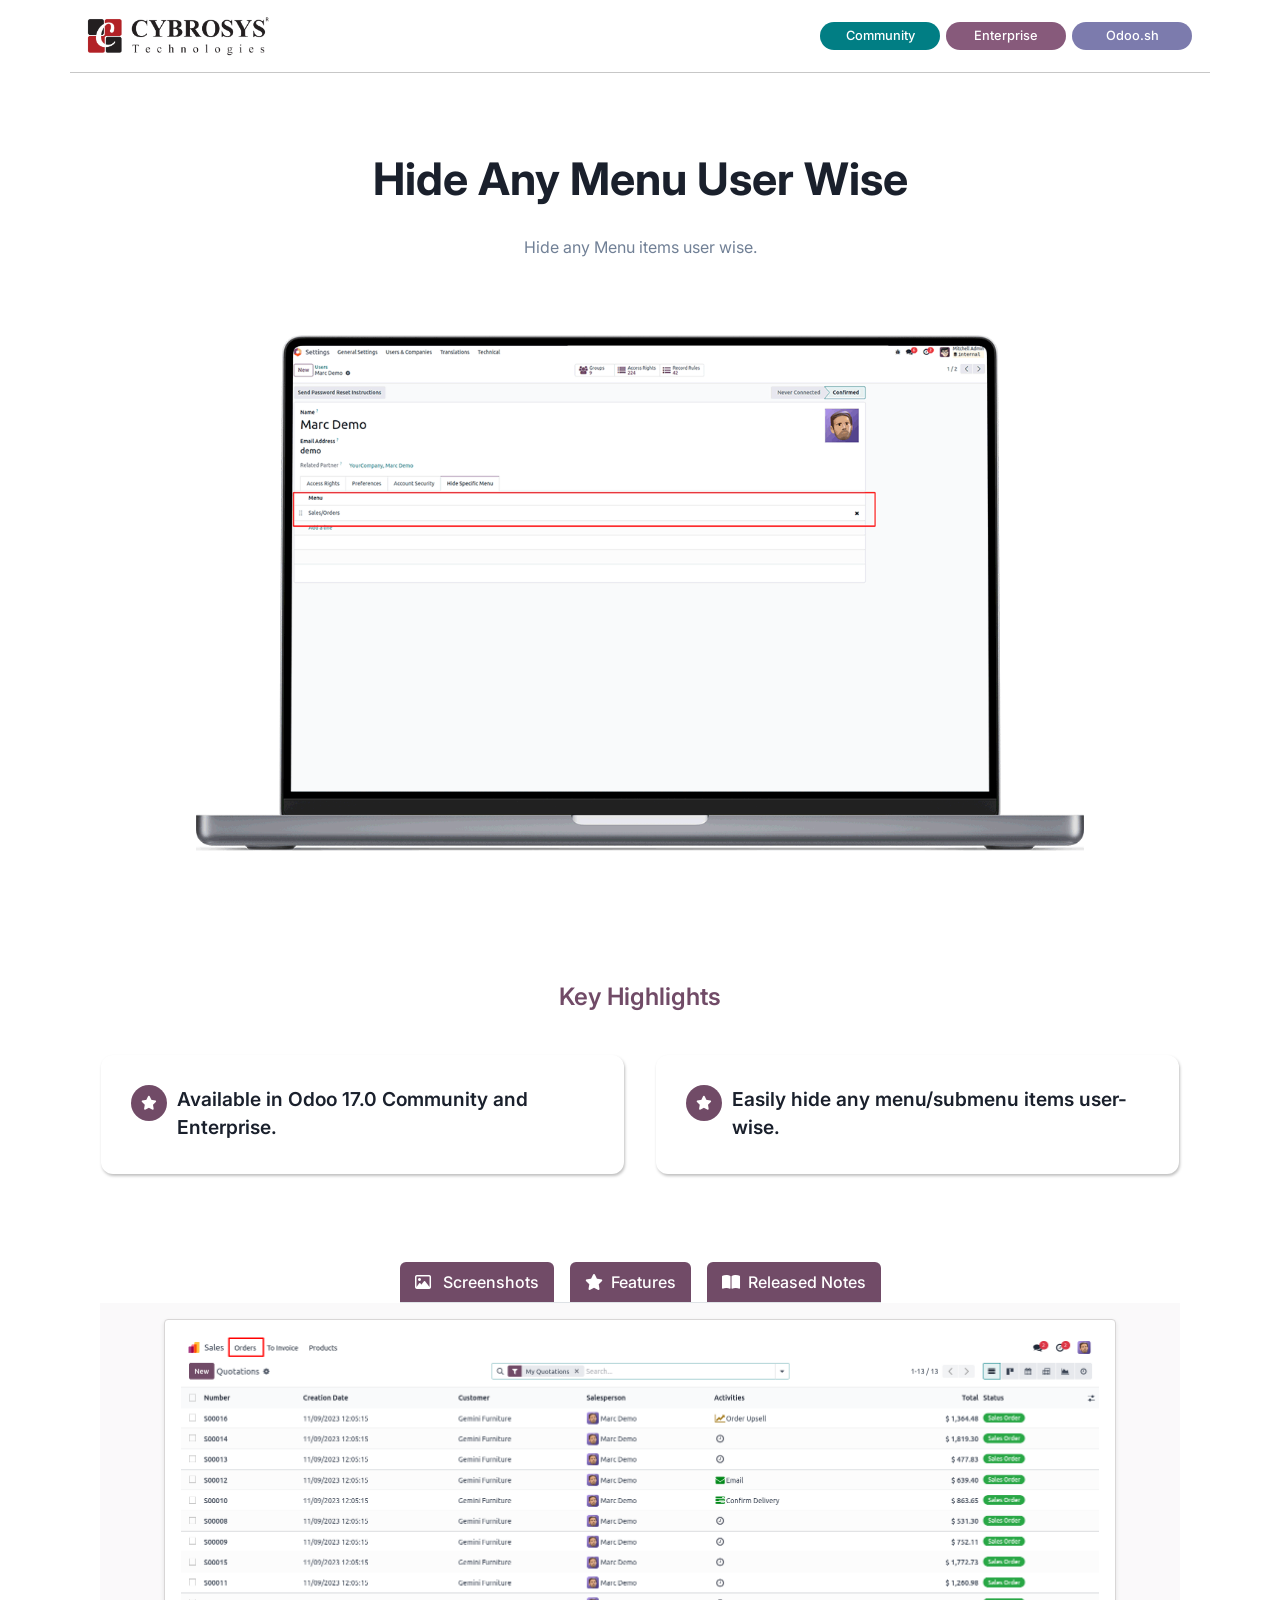
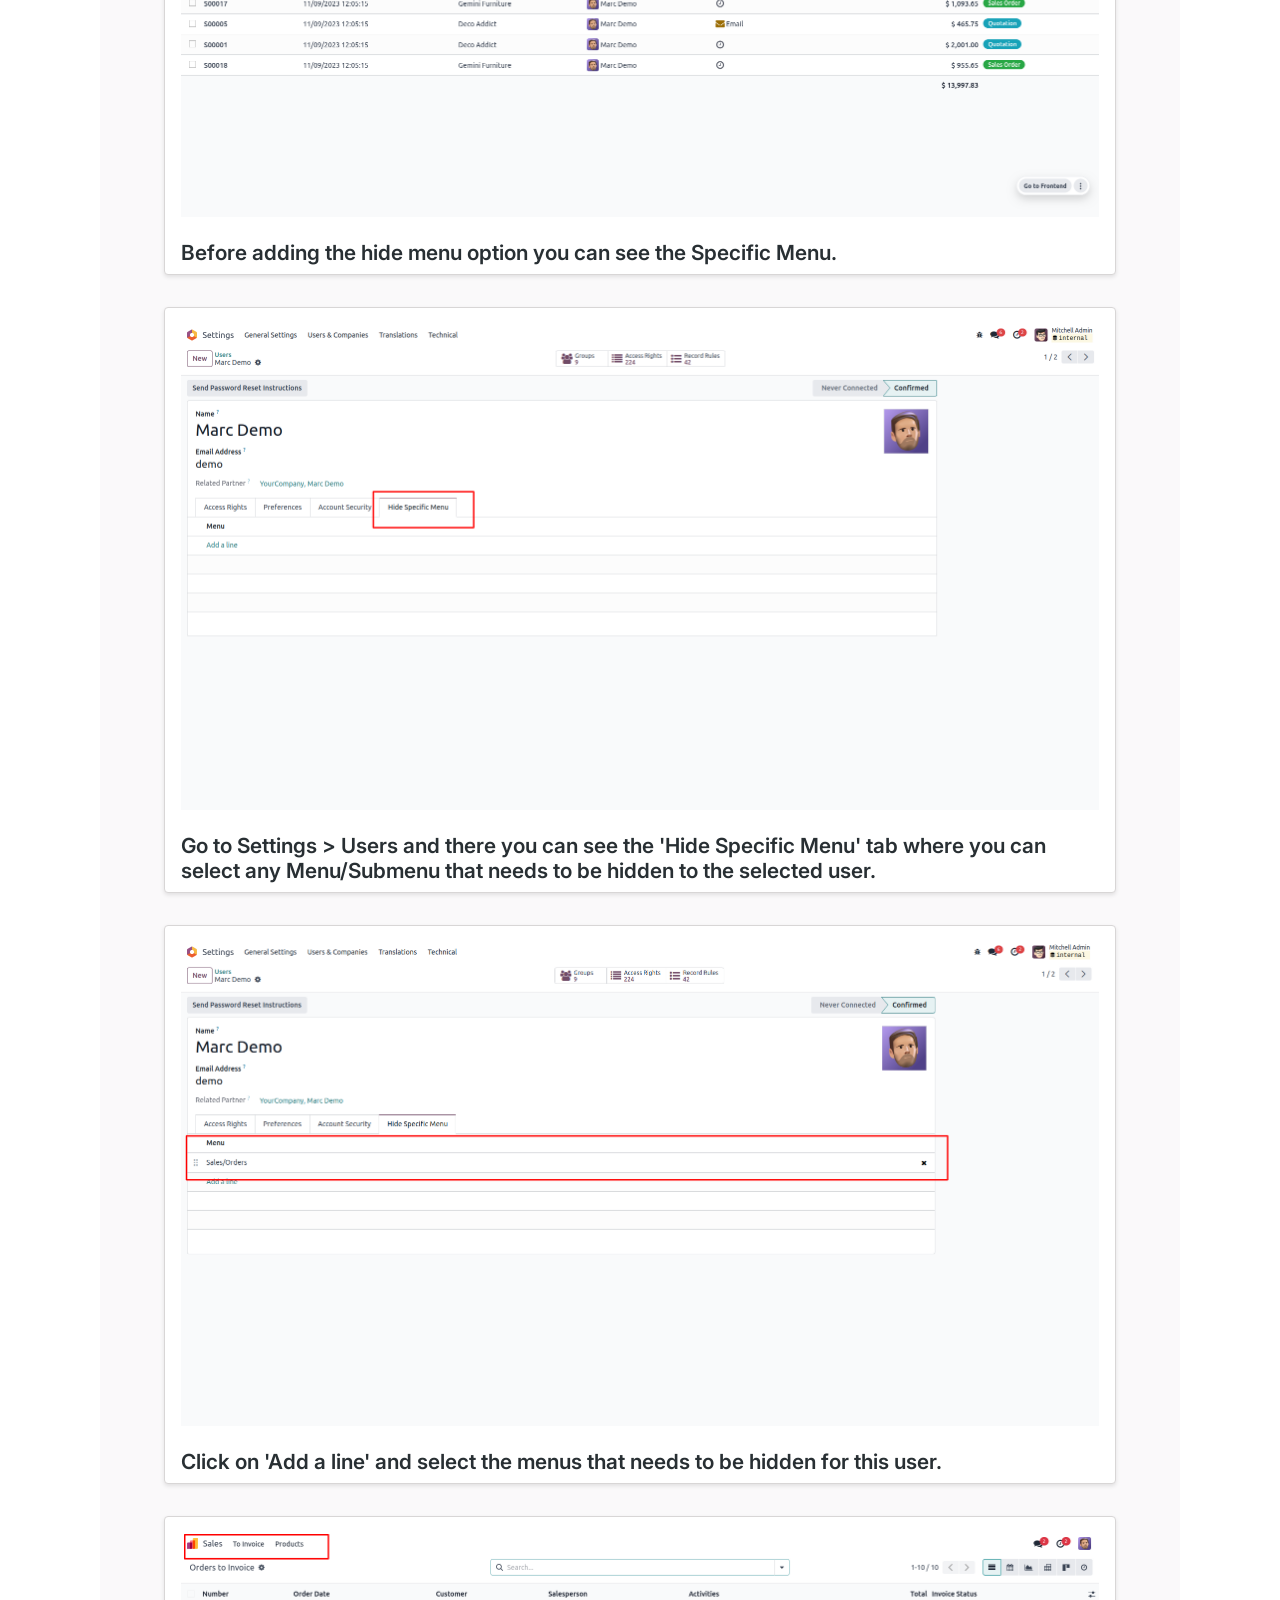
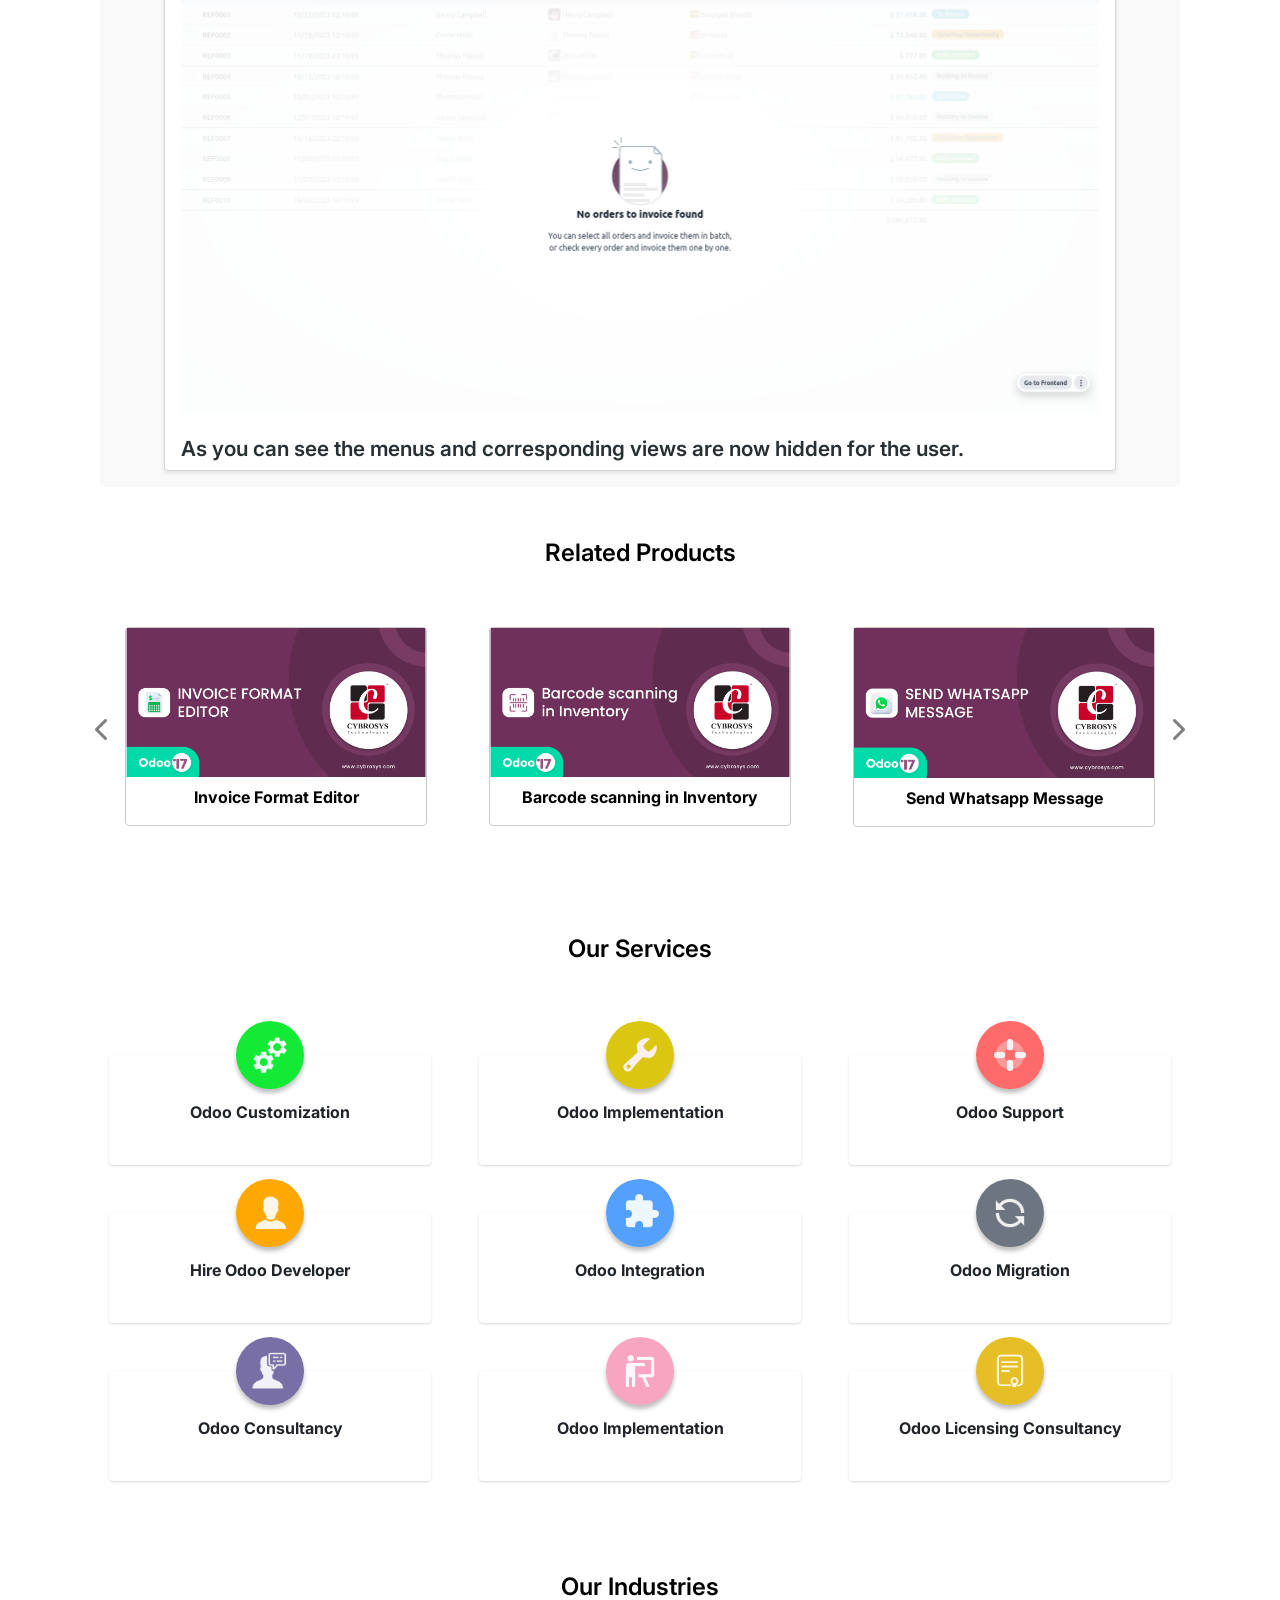
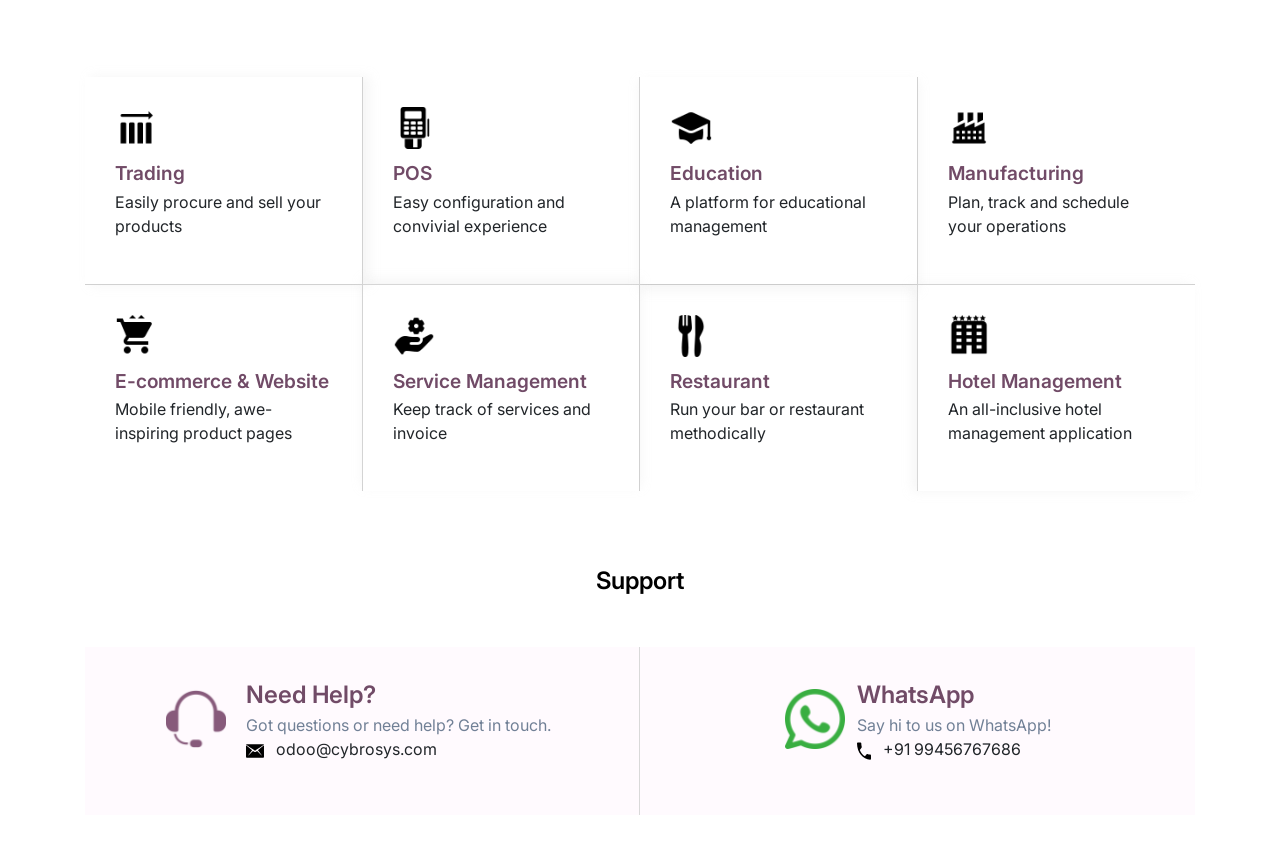
<file: hide_menu_user/static/description/index.html>
<!DOCTYPE html>
<html lang="en">

<head>
    <meta charset="UTF-8">
    <meta name="viewport" content="width=device-width, initial-scale=1.0">
    <title>Odoo App 3 Index</title>
    <!-- Bootstrap CSS -->
    <link rel="stylesheet"
          href="https://cdn.jsdelivr.net/npm/bootstrap@4.0.0/dist/css/bootstrap.min.css"
          integrity="sha384-Gn5384xqQ1aoWXA+058RXPxPg6fy4IWvTNh0E263XmFcJlSAwiGgFAW/dAiS6JXm"
          crossorigin="anonymous">
    <link rel="stylesheet"
          href="https://cdnjs.cloudflare.com/ajax/libs/font-awesome/6.2.1/css/all.min.css">
    <link rel="preconnect" href="https://fonts.googleapis.com">
    <link rel="preconnect" href="https://fonts.gstatic.com" crossorigin>
    <link href="https://fonts.googleapis.com/css2?family=Inter:wght@400;500;600;700;800&display=swap"
          rel="stylesheet">
</head>
<body>
<section>
    <div class="container"
         style="font-family: 'Inter', sans-serif !important;background-color: #fff !important;">
        <div class="row">
            <div class="col-sm-12 col-md-12 col-lg-12 d-flex justify-content-between flex-wrap align-items-sm-center"
                 style="border-bottom:1px solid rgba(0, 0, 0, 0.22)">
                <div class="my-3">
                    <img src="assets/misc/Cybrosys R.png"
                         style="width:auto !important; height:40px !important">
                </div>
                <div class="my-3 d-flex align-items-center">
                    <div class="text-center"
                         style="background-color:#017E84 !important;font-size: 0.8rem !important; color:#fff !important; font-weight:500 !important; padding:4px !important; margin:0 3px !important; border-radius:50px !important; min-width: 120px !important;">
                        Community
                    </div>
                    <div class="text-center"
                         style="background-color:#875A7B !important; color:#fff !important;font-size: 0.8rem !important; font-weight:500 !important; padding:4px !important; margin:0 3px !important; border-radius:50px !important;min-width: 120px !important;">
                        Enterprise
                    </div>
                    <div class="text-center"
                         style="background-color:#7C7BAD !important; color:#fff !important;font-size: 0.8rem !important; font-weight:500 !important; padding:4px !important; margin:0 3px !important; border-radius:50px !important; min-width: 120px !important;">
                        Odoo.sh
                    </div>
                </div>
            </div>
        </div>
        <div class="row">
            <div class="col-sm-12 col-md-12 col-lg-12 text-center d-flex align-items-center flex-column"
                 style="margin: 80px 0px !important;">
                <h1 style="font-size: 2.8rem;font-weight: 700; color:
                    #1A202C;">
                    Hide Any Menu User Wise</h1>
                <p class="my-3 mb-4"
                   style="max-width: 80%; font-weight: 400 !important; line-height: 32px; color: #718096;">
                    Hide any Menu items user wise.
                </p>
                <div style="width: 80%; margin-top: 3rem;">
                    <img src="assets/screenshots/hero.gif"
                         class="img-responsive" width="100%" height="auto">
                </div>
            </div>
        </div>
        <div class="container mt-5 mb-5">
            <div class="col-lg-12 d-flex flex-column justify-content-center align-items-center mt-4">
                <p class="m-0"
                   style="font-weight: 600; font-size: 24px; color:#714b67 !important">
                    Key Highlights
                </p>
            </div>
            <div class="row py-4">
                <div class="col-md-6 col-sm-12 p-3">
                    <div class="d-flex   h-100" style="padding: 30px;border-radius: 12px;
                                    background: #FFF;
                                    box-shadow: 1px 2px 3px 0px rgba(0, 0, 0, 0.25); ">
                        <div style="width: 36px; height: 36px; border-radius: 50%; background: #714B67;
                                    display: flex; justify-content: center; align-items: center;
                                    margin-right: 10px; flex-shrink: 0;">
                            <i class="fa-solid fa-star  "
                               style="color: #fff;font-size:14px;"></i>
                        </div>
                        <div>
                            <p style="color: #1A202C;font-weight: 600;
                                      font-size: 1.2rem; margin-bottom: 2px;">
                                Available in Odoo 17.0 Community and
                                Enterprise.</p>
                        </div>
                    </div>
                </div>
                <div class="col-md-6 col-sm-12 p-3">
                    <div class="d-flex   h-100" style="padding: 30px;border-radius: 12px;
                                    background: #FFF;
                                    box-shadow: 1px 2px 3px 0px rgba(0, 0, 0, 0.25); ">
                        <div style="width: 36px; height: 36px; border-radius: 50%; background: #714B67;
                                    display: flex; justify-content: center; align-items: center;
                                    margin-right: 10px; flex-shrink: 0;">
                            <i class="fa-solid fa-star  "
                               style="color: #fff;font-size:14px;"></i>
                        </div>
                        <div>
                            <p style="color: #1A202C;font-weight: 600;
                                      font-size: 1.2rem; margin-bottom: 2px;">
                                Easily hide any menu/submenu items
                                user-wise.</p>
                        </div>
                    </div>
                </div>
            </div>
        </div>
        <div class="container rounded">
            <ul class="nav nav-tabs d-flex"
                style="width: fit-content;margin: 0 auto;gap: 1rem;">
                <li class="col text-center py-2 text-nowrap "
                    style="color: #fff; background-color: #714B67;border-radius: 6px 6px 0px 0px;">
                    <a
                            class="active show" data-toggle="tab" href="#tab1"
                            style="color: #fff;font-weight: 500; background-color: #714B67; text-decoration: none;">
                        <i class="fa-regular fa-image  pr-2"
                           style="color: #fff;"></i>
                        Screenshots</a></li>
                <li class="col text-center py-2 text-nowrap "
                    style="color: #fff; background-color: #714B67;border-radius: 6px 6px 0px 0px;">
                    <a
                            data-toggle="tab" href="#tab2"
                            style="color: #fff;font-weight: 500;  text-decoration: none;"><i
                            class="fa-solid fa-star  pr-2"
                            style="color: #fff;"></i>Features</a></li>
                <li class="col text-center py-2 text-nowrap "
                    style="color: #fff; background-color: #714B67;border-radius: 6px 6px 0px 0px;">
                    <a
                            data-toggle="tab" href="#tab3"
                            style="color: #fff;font-weight: 500; text-decoration: none; background-color: #714B67;"><i
                            class="fa-solid fa-book-open  pr-2"
                            style="color: #fff;"></i>Released Notes</a></li>
            </ul>
            <div class="tab-content"
                 style="background-color: rgba(121, 113, 119, 0.04);">
                <div id="tab1" class="tab-pane fade in active show">
                    <div class="col-lg-12 py-2"
                         style="padding: 1rem 4rem !important;">
                        <div
                                style="border: 1px solid #d8d6d6; border-radius: 4px; background: #fff; box-shadow: 0 2px 4px rgba(0, 0, 0, 0.1);">
                            <div class="row justify-content-center p-3 w-100 m-0">
                                <img src="assets/screenshots/screenshot-1.png"
                                     class="img-responsive" width="100%"
                                     height="auto">
                            </div>
                            <div class="px-3">
                                <h4 class="mt-2"
                                    style=" font-weight:600 !important; color:#282F33 !important; font-size:1.3rem !important">
                                    Before adding the hide menu option you can
                                    see the Specific Menu.</h4>
                            </div>
                        </div>
                    </div>
                    <div class="col-lg-12 py-2"
                         style="padding: 1rem 4rem !important;">
                        <div
                                style="border: 1px solid #d8d6d6; border-radius: 4px;  background: #fff; box-shadow: 0 2px 4px rgba(0, 0, 0, 0.1);">
                            <div class="row justify-content-center p-3 w-100 m-0">
                                <img src="assets/screenshots/screenshot-2.png"
                                     class="img-responsive" width="100%"
                                     height="auto">
                            </div>
                            <div class="px-3">
                                <h4 class="mt-2"
                                    style=" font-weight:600 !important; color:#282F33 !important; font-size:1.3rem !important">
                                    Go to Settings > Users and there you can see
                                    the 'Hide Specific
                                    Menu' tab where you can
                                    select any Menu/Submenu that needs to be
                                    hidden to the selected
                                    user.</h4>
                            </div>
                        </div>
                    </div>
                    <div class="col-lg-12 py-2"
                         style="padding: 1rem 4rem !important;">
                        <div
                                style="border: 1px solid #d8d6d6; border-radius: 4px;  background: #fff; box-shadow: 0 2px 4px rgba(0, 0, 0, 0.1);">
                            <div class="row justify-content-center p-3 w-100 m-0">
                                <img src="assets/screenshots/screenshot-3.png"
                                     class="img-responsive" width="100%"
                                     height="auto">
                            </div>
                            <div class="px-3">
                                <h4 class="mt-2"
                                    style=" font-weight:600 !important; color:#282F33 !important; font-size:1.3rem !important">
                                    Click on 'Add a line' and select the menus
                                    that needs to be
                                    hidden for this user.</h4>
                            </div>
                        </div>
                    </div>
                    <div class="col-lg-12 py-2"
                         style="padding: 1rem 4rem !important;">
                        <div
                                style="border: 1px solid #d8d6d6; border-radius: 4px;  background: #fff; box-shadow: 0 2px 4px rgba(0, 0, 0, 0.1);">
                            <div class="row justify-content-center p-3 w-100 m-0">
                                <img src="assets/screenshots/screenshot-4.png"
                                     class="img-responsive" width="100%"
                                     height="auto">
                            </div>
                            <div class="px-3">
                                <h4 class="mt-2"
                                    style=" font-weight:600 !important; color:#282F33 !important; font-size:1.3rem !important">
                                    As you can see the menus and corresponding
                                    views are now hidden
                                    for the user.</h4>
                            </div>
                        </div>
                    </div>
                </div>
                <div id="tab2" class="tab-pane fade">
                    <div class="col-mg-12" style="padding: 1rem 4rem;">
                        <ul style="list-style: none; padding: 1rem 0;font-weight: 500;">
                            <li class="py-3"
                                style="font-weight: 500;background-color: #fff; border-radius: 4px; padding: 1rem; margin-bottom: 1rem; box-shadow: 0 2px 4px rgba(0, 0, 0, 0.1);">
                                    <span style="margin-right: 12px;"><img
                                            src="assets/misc/star (1) 2.svg"
                                            alt=""
                                            width="16px"></span>Easily hide any
                                menu/submenu items user-wise.
                            </li>
                            <li class="py-3"
                                style="font-weight: 500;background-color: #fff; border-radius: 4px; padding: 1rem; margin-bottom: 1rem; box-shadow: 0 2px 4px rgba(0, 0, 0, 0.1);">
                                    <span style="margin-right: 12px;"><img
                                            src="assets/misc/star (1) 2.svg"
                                            alt=""
                                            width="16px"></span>Available in
                                Odoo 17.0 Community and Enterprise
                            </li>
                        </ul>
                    </div>
                </div>
                <div id="tab3" class="tab-pane fade">
                    <div class="col-mg-12 active" style="padding: 1rem 4rem;">
                        <div class="py-3"
                             style="font-weight: 500;background-color: #fff; border-radius: 4px; padding: 1rem; box-shadow: 0 2px 4px rgba(0, 0, 0, 0.1);">
                            <div class="d-flex mb-3"
                                 style="font-size: 0.8rem; font-weight: 500;"><span>Version
                                        17.0.1.0.0</span><span
                                    class="px-2">|</span><span
                                    style="color: #714B67;font-weight: 600;">Released on:24th Jan 2024</span>
                            </div>
                            <p class="m-0"
                               style=" color:#718096!important; font-size:1rem !important;line-height: 28px;">
                                Initial Commit for Hide Any Menu User Wise</p>
                        </div>
                    </div>
                </div>
            </div>
        </div>
        <div class="container mt-5">
            <div class="col-lg-12 d-flex flex-column justify-content-center align-items-center mt-5">
                <p class="m-0"
                   style="font-weight: 600; font-size: 24px; color:#000 !important">
                    Related Products</p>
            </div>
        </div>
        <div id="myCarousel" class="carousel slide py-3" data-ride="carousel">
            <div class="carousel-inner">
                <div class="carousel-item active">
                    <div class="row p-4">
                        <div class="col">
                            <div class="p-3">
                                <a href="https://apps.odoo.com/apps/modules/17.0/invoice_format_editor/"
                                   style="color: #000; text-decoration: none;">
                                    <div style="border:1px solid #CBCBCB !important;border-radius: 4px;">
                                        <div style="width: 300px; ">
                                            <img src="assets/modules/m1.png"
                                                 alt="" width="100%"
                                                 height="auto">

                                        </div>
                                        <p class="text-center pt-2 text-black font-weight-bold">
                                            Invoice Format Editor</p>
                                    </div>
                                </a>
                            </div>
                        </div>
                        <div class="col">
                            <div class="p-3">
                                <a href="https://apps.odoo.com/apps/modules/17.0/inventory_barcode_scanning/"
                                   style="color: #000; text-decoration: none;">
                                    <div style="border:1px solid #CBCBCB !important;border-radius: 4px;">
                                        <div style="width: 300px; ">
                                            <img src="assets/modules/m2.png"
                                                 alt="" width="100%"
                                                 height="auto">

                                        </div>
                                        <p class="text-center pt-2 text-black font-weight-bold">
                                            Barcode scanning in Inventory</p>
                                    </div>
                                </a>
                            </div>
                        </div>
                        <div class="col">
                            <div class="p-3">
                                <a href="https://apps.odoo.com/apps/modules/17.0/whatsapp_redirect/"
                                   style="color: #000; text-decoration: none;">
                                    <div style="border:1px solid #CBCBCB !important;border-radius: 4px;">
                                        <div style="width: 300px; ">
                                            <img src="assets/modules/m3.png"
                                                 alt="" width="100%"
                                                 height="auto">

                                        </div>
                                        <p class="text-center pt-2 text-black font-weight-bold">
                                            Send Whatsapp Message</p>
                                    </div>
                                </a>
                            </div>
                        </div>
                    </div>
                </div>
                <div class="carousel-item">
                    <div class="row p-4">
                        <div class="col">
                            <div class="p-3">
                                <a href="https://apps.odoo.com/apps/modules/17.0/base_account_budget/"
                                   style="color: #000; text-decoration: none;">
                                    <div style="border:1px solid #CBCBCB !important;border-radius: 4px;">
                                        <div style="width: 300px; ">
                                            <img src="assets/modules/m4.png"
                                                 alt="" width="100%"
                                                 height="auto">

                                        </div>
                                        <p class="text-center pt-2 text-black font-weight-bold">
                                            Budget Management</p>
                                    </div>
                                </a>
                            </div>
                        </div>
                        <div class="col">
                            <div class="p-3">
                                <a href="https://apps.odoo.com/apps/modules/17.0/product_barcode/"
                                   style="color: #000; text-decoration: none;">
                                    <div style="border:1px solid #CBCBCB !important;border-radius: 4px;">
                                        <div style="width: 300px;">
                                            <img src="assets/modules/m5.png"
                                                 alt="" width="100%"
                                                 height="auto">

                                        </div>
                                        <p class="text-center pt-2 text-black font-weight-bold">
                                            Product Barcode Generator</p>
                                    </div>
                                </a>
                            </div>
                        </div>
                        <div class="col">
                            <div class="p-3">
                                <a href="https://apps.odoo.com/apps/modules/17.0/export_stockinfo_xls/"
                                   style="color: #000; text-decoration: none;">
                                    <div style="border:1px solid #CBCBCB !important;border-radius: 4px;">
                                        <div style="width: 300px;">
                                            <img src="assets/modules/m6.png"
                                                 alt="" width="100%"
                                                 height="auto">
                                        </div>
                                        <p class="text-center pt-2 text-black font-weight-bold">
                                            Export Product Stock in Excel</p>
                                    </div>
                                </a>
                            </div>
                        </div>
                    </div>
                </div>
            </div>
            <a class="carousel-control-prev" href="#myCarousel"
               data-slide="prev" style="width: 35px; color: #000;">
                    <span class="carousel-control-prev-icon">
                        <i class="fa fa-chevron-left"
                           style="font-size: 24px;"></i>
                    </span>
            </a>
            <a class="carousel-control-next" href="#myCarousel"
               data-slide="next" style="width: 35px; color: #000;">
                    <span class="carousel-control-next-icon">
                        <i class="fa fa-chevron-right"
                           style="font-size: 24px;"></i>
                    </span>
            </a>
        </div>
        <div class="container mt-5">
            <div class="col-lg-12 d-flex flex-column justify-content-center align-items-center mt-4">
                <p class="m-0"
                   style="font-weight: 600; font-size: 24px; color:#000 !important">
                    Our Services</p>

            </div>
        </div>
        <div class="container my-5">
            <div class="row py-3">
                <div class="col-md-4 col-sm-6 px-4 py-4">
                    <div
                            style="background-color: #fff; padding: 25px; text-align: center;  box-shadow: rgba(0, 0, 0, 0.1) 0px 1px 3px 0px, rgba(0, 0, 0, 0.06) 0px 1px 2px 0px; position: relative;border-radius: 4px;">
                        <div style="position: absolute; top: 0%; left: 50%; transform: translate(-50%, -50%);">
                            <div style="background-color:#13EA36 ; border-radius: 50%; padding: 15px;    width: 68px;
                                    height: 68px; display: inline-block; box-shadow:0px 4px 4px rgba(0, 0, 0, 0.25);">
                                <img src="assets/icons/cogs.png"
                                     alt="service-icon" width="38px"
                                     height="auto">
                            </div>
                        </div>
                        <p style="margin-top: 20px; font-weight: bold;">Odoo
                            Customization</p>
                    </div>
                </div>
                <div class="col-md-4 col-sm-6 px-4 py-4">
                    <div
                            style="background-color: #fff; padding: 25px; text-align: center; box-shadow: rgba(0, 0, 0, 0.1) 0px 1px 3px 0px, rgba(0, 0, 0, 0.06) 0px 1px 2px 0px; position: relative;border-radius: 4px;">
                        <div style="position: absolute; top: 0%; left: 50%; transform: translate(-50%, -50%);">
                            <div style="background-color:#DBC711; border-radius: 50%; padding: 15px;    width: 68px;
                                    height: 68px; display: inline-block; box-shadow:0px 4px 4px rgba(0, 0, 0, 0.25);">
                                <img src="assets/icons/wrench.png"
                                     alt="service-icon" width="38px"
                                     height="auto">
                            </div>
                        </div>
                        <p style="margin-top: 20px; font-weight: bold;">Odoo
                            Implementation</p>
                    </div>
                </div>
                <div class="col-md-4 col-sm-6 px-4 py-4">
                    <div
                            style="background-color: #fff; padding: 25px; text-align: center;  box-shadow: rgba(0, 0, 0, 0.1) 0px 1px 3px 0px, rgba(0, 0, 0, 0.06) 0px 1px 2px 0px; position: relative; border-radius: 4px;">
                        <div style="position: absolute; top: 0%; left: 50%; transform: translate(-50%, -50%);">
                            <div style="background-color:#FF6B6B ; border-radius: 50%; padding: 15px;    width: 68px;
                                    height: 68px; display: inline-block; box-shadow:0px 4px 4px rgba(0, 0, 0, 0.25);">
                                <img src="assets/icons/lifebuoy.png"
                                     alt="service-icon" width="38px"
                                     height="auto">
                            </div>
                        </div>
                        <p style="margin-top: 20px; font-weight: bold;">Odoo
                            Support</p>
                    </div>
                </div>
                <div class="col-md-4 col-sm-6 px-4 py-4">
                    <div
                            style="background-color: #fff; padding: 25px; text-align: center; box-shadow: rgba(0, 0, 0, 0.1) 0px 1px 3px 0px, rgba(0, 0, 0, 0.06) 0px 1px 2px 0px; position: relative; border-radius: 4px;">
                        <div style="position: absolute; top: 0%; left: 50%; transform: translate(-50%, -50%);">
                            <div style="background-color:#FFA801 ; border-radius: 50%; padding: 15px;    width: 68px;
                                    height: 68px; display: inline-block; box-shadow:0px 4px 4px rgba(0, 0, 0, 0.25);">
                                <img src="assets/icons/user.png"
                                     alt="service-icon" width="38px"
                                     height="auto">
                            </div>
                        </div>
                        <p style="margin-top: 20px; font-weight: bold;">Hire
                            Odoo Developer</p>
                    </div>
                </div>
                <div class="col-md-4 col-sm-6 px-4 py-4">
                    <div
                            style="background-color: #fff; padding: 25px; text-align: center;  box-shadow: rgba(0, 0, 0, 0.1) 0px 1px 3px 0px, rgba(0, 0, 0, 0.06) 0px 1px 2px 0px; position: relative; border-radius: 4px;">

                        <div style="position: absolute; top: 0%; left: 50%; transform: translate(-50%, -50%);">
                            <div style="background-color:#54A0FF; border-radius: 50%; padding: 15px;    width: 68px;
                                    height: 68px; display: inline-block; box-shadow:0px 4px 4px rgba(0, 0, 0, 0.25);">
                                <img src="assets/icons/puzzle.png"
                                     alt="service-icon" width="38px"
                                     height="auto">
                            </div>
                        </div>
                        <p style="margin-top: 20px; font-weight: bold;">Odoo
                            Integration</p>
                    </div>
                </div>
                <div class="col-md-4 col-sm-6 px-4 py-4">
                    <div
                            style="background-color: #fff; padding: 25px; text-align: center;  box-shadow: rgba(0, 0, 0, 0.1) 0px 1px 3px 0px, rgba(0, 0, 0, 0.06) 0px 1px 2px 0px; position: relative;border-radius: 4px;">
                        <div style="position: absolute; top: 0%; left: 50%; transform: translate(-50%, -50%);">
                            <div style="background-color:#6D7680 ; border-radius: 50%; padding: 15px;    width: 68px;
                                    height: 68px; display: inline-block; box-shadow:0px 4px 4px rgba(0, 0, 0, 0.25);">
                                <img src="assets/icons/update.png"
                                     alt="service-icon" width="38px"
                                     height="auto">
                            </div>
                        </div>
                        <p style="margin-top: 20px; font-weight: bold;">Odoo
                            Migration</p>
                    </div>
                </div>
                <div class="col-md-4 col-sm-6 px-4 py-4">
                    <div
                            style="background-color: #fff; padding: 25px; text-align: center;  box-shadow: rgba(0, 0, 0, 0.1) 0px 1px 3px 0px, rgba(0, 0, 0, 0.06) 0px 1px 2px 0px; position: relative;border-radius: 4px;">
                        <div style="position: absolute; top: 0%; left: 50%; transform: translate(-50%, -50%);">
                            <div style="background-color:#786FA6 ; border-radius: 50%; padding: 15px;    width: 68px;
                                    height: 68px; display: inline-block; box-shadow:0px 4px 4px rgba(0, 0, 0, 0.25);">
                                <img src="assets/icons/consultation.png"
                                     alt="service-icon" width="38px"
                                     height="auto">
                            </div>
                        </div>
                        <p style="margin-top: 20px; font-weight: bold;">Odoo
                            Consultancy</p>
                    </div>
                </div>
                <div class="col-md-4 col-sm-6 px-4 py-4">
                    <div
                            style="background-color: #fff; padding: 25px; text-align: center; box-shadow: rgba(0, 0, 0, 0.1) 0px 1px 3px 0px, rgba(0, 0, 0, 0.06) 0px 1px 2px 0px;position: relative;border-radius: 4px;">
                        <div style="position: absolute; top: 0%; left: 50%; transform: translate(-50%, -50%);">
                            <div style="background-color:#F8A5C2 ; border-radius: 50%; padding: 15px;    width: 68px;
                                    height: 68px; display: inline-block; box-shadow:0px 4px 4px rgba(0, 0, 0, 0.25);">
                                <img src="assets/icons/training.png"
                                     alt="service-icon" width="38px"
                                     height="auto">
                            </div>
                        </div>
                        <p style="margin-top: 20px; font-weight: bold;">Odoo
                            Implementation</p>
                    </div>
                </div>
                <div class="col-md-4 col-sm-6 px-4 py-4">
                    <div
                            style="background-color: #fff; padding: 25px; text-align: center;  box-shadow: rgba(0, 0, 0, 0.1) 0px 1px 3px 0px, rgba(0, 0, 0, 0.06) 0px 1px 2px 0px; position: relative;border-radius: 4px;">
                        <div style="position: absolute; top: 0%; left: 50%; transform: translate(-50%, -50%);">
                            <div style="background-color:#E6BE26; border-radius: 50%; padding: 15px;    width: 68px;
                                    height: 68px; display: inline-block; box-shadow:0px 4px 4px rgba(0, 0, 0, 0.25);">
                                <img src="assets/icons/license.png"
                                     alt="service-icon" width="38px"
                                     height="auto">
                            </div>
                        </div>
                        <p style="margin-top: 20px; font-weight: bold;">Odoo
                            Licensing Consultancy</p>
                    </div>
                </div>
            </div>
        </div>
        <div class="container mt-5">
            <div class="col-lg-12 d-flex flex-column justify-content-center align-items-center mt-4">
                <p class="m-0"
                   style="font-weight: 600; font-size: 24px; color:#000 !important">
                    Our Industries</p>

            </div>
        </div>
        <div class="container">
            <div class="row my-5 py-4">
                <div class="col-md-3 col-sm-6 p-0">
                    <div class="d-flex flex-column h-100 "
                         style="border-right: 1px solid rgb(209, 209, 209); border-bottom: 1px solid  rgb(209, 209, 209); padding: 30px; box-shadow: 6px 0 10px rgba(228, 227, 227, 0.373);">
                        <img src="assets/icons/trading-black.png" width="42px"
                             height="auto" alt="">
                        <p style="color: #714B67;font-weight: 600; margin-top: 10px;
                           font-size: 1.2rem; margin-bottom: 2px;">Trading</p>
                        <p>Easily procure and sell your products</p>
                    </div>
                </div>
                <div class="col-md-3 col-sm-6  p-0">
                    <div class="d-flex flex-column h-100"
                         style="border-right: 1px solid rgb(209, 209, 209);border-bottom: 1px solid  rgb(209, 209, 209); padding: 30px;">
                        <img src="assets/icons/pos-black.png" width="42px"
                             height="auto" alt="">
                        <p style="color: #714B67;font-weight: 600; margin-top: 10px;
                            font-size: 1.2rem; margin-bottom: 2px;">POS</p>
                        <p>Easy configuration and convivial experience</p>
                    </div>
                </div>
                <div class="col-md-3 col-sm-6  p-0">
                    <div class="d-flex flex-column h-100"
                         style="border-right: 1px solid  rgb(209, 209, 209);border-bottom: 1px solid   rgba(0, 0, 0, 0.2); padding: 30px; box-shadow: 0 5px 10px  rgba(228, 227, 227, 0.373)">
                        <img src="assets/icons/education-black.png" width="42px"
                             height="auto" alt="">
                        <p style="color: #714B67;font-weight: 600; margin-top: 10px;
                            font-size: 1.2rem; margin-bottom: 2px;">
                            Education</p>
                        <p>A platform for educational management</p>
                    </div>
                </div>
                <div class="col-md-3 col-sm-6  p-0">
                    <div class="d-flex flex-column h-100"
                         style="border-bottom: 1px solid  rgb(209, 209, 209); padding: 30px; ">
                        <img src="assets/icons/manufacturing-black.png"
                             width="42px" height="auto" alt="">
                        <p style="color: #714B67;font-weight: 600; margin-top: 10px;
                            font-size: 1.2rem; margin-bottom: 2px;">
                            Manufacturing</p>
                        <p>Plan, track and schedule your operations</p>
                    </div>
                </div>
                <div class="col-md-3 col-sm-6 p-0">
                    <div class="d-flex flex-column h-100"
                         style="border-right: 1px solid  rgb(209, 209, 209); padding: 30px;">
                        <img src="assets/icons/ecom-black.png" width="42px"
                             height="auto" alt="">
                        <p style="color: #714B67;font-weight: 600; margin-top: 10px;
                            font-size: 1.2rem; margin-bottom: 2px;">E-commerce &
                            Website</p>
                        <p>Mobile friendly, awe-inspiring product pages</p>
                    </div>
                </div>
                <div class="col-md-3 col-sm-6   p-0">
                    <div class="d-flex flex-column h-100"
                         style="border-right: 1px solid  rgb(209, 209, 209); padding: 30px;box-shadow: 0 -5px 10px  rgba(228, 227, 227, 0.373);">
                        <img src="assets/icons/service-black.png" width="42px"
                             height="auto" alt="">
                        <p style="color: #714B67;font-weight: 600; margin-top: 10px;
                            font-size: 1.2rem; margin-bottom: 2px;">Service
                            Management</p>
                        <p>Keep track of services and invoice</p>
                    </div>
                </div>
                <div class="col-md-3 col-sm-6    p-0">
                    <div class="d-flex flex-column h-100"
                         style="border-right: 1px solid  rgb(209, 209, 209); padding: 30px; ">
                        <img src="assets/icons/restaurant-black.png"
                             width="42px" height="auto" alt="">
                        <p style="color: #714B67;font-weight: 600; margin-top: 10px;
                            font-size: 1.2rem; margin-bottom: 2px;">
                            Restaurant</p>
                        <p>Run your bar or restaurant methodically</p>
                    </div>
                </div>
                <div class="col-md-3 col-sm-6   p-0">
                    <div class="d-flex flex-column h-100"
                         style=" padding: 30px;box-shadow: -5px 0 10px  rgba(228, 227, 227, 0.373);">
                        <img src="assets/icons/hotel-black.png" width="42px"
                             height="auto" alt="">
                        <p style="color: #714B67;font-weight: 600; margin-top: 10px;
                            font-size: 1.2rem; margin-bottom: 2px;">Hotel
                            Management</p>
                        <p>An all-inclusive hotel management application</p>
                    </div>
                </div>
            </div>
        </div>
        <div class="container mt-5">
            <div class="col-lg-12 d-flex flex-column justify-content-center align-items-center mt-5">
                <p class="m-0"
                   style="font-weight: 600; font-size: 24px; color:#000 !important">
                    Support</p>
            </div>
        </div>
        <div class="container my-5">
            <div class="row" style="background-color: #FFFAFE;">
                <div class="col-md-6 pb-4  d-flex align-items-center justify-content-center"
                     style="border-right: 1px solid #D9D9D9;">
                    <div style="padding: 30px;">
                        <div class="d-flex align-items-center">
                            <img src="assets/misc/support (1) 1.svg" alt=""
                                 width="60px" style="margin-right: 12px;">
                            <div style="padding: 0px 8px;">
                                    <span
                                            style="color: #714B67;font-size: 24px;font-weight: 600;padding-bottom: 1rem;">Need
                                        Help?</span>
                                <p class="m-0" style="color:#718096;">Got
                                    questions or need help? Get in touch.</p>
                                <div style="font-weight: 400;"><span><img
                                        src="assets/misc/support-email.svg"
                                        alt=""
                                        width="18px"
                                        style="filter: invert(1);margin-right: 0.8rem;"></span>odoo@cybrosys.com
                                </div>
                            </div>
                        </div>
                    </div>
                </div>
                <div class="col-md-6 pb-4 d-flex align-items-center justify-content-center">
                    <div style="padding: 30px;">
                        <div class="d-flex align-items-center">
                            <img src="assets/misc/whatsapp 1.svg" alt=""
                                 width="60px" style="margin-right: 12px;">
                            <div>
                                <span style="color: #714B67;font-size: 24px;font-weight: 600;">WhatsApp</span>
                                <p class="m-0" style="color:#718096;">Say hi to
                                    us on WhatsApp!</p>
                                <div style="font-weight: 400; font-size: 16px;"><span><img
                                        src="assets/misc/phone.svg"
                                        alt="" width="14px"
                                        style="filter: invert(1); margin-right: 0.8rem;"></span>+91
                                    99456767686
                                </div>
                            </div>
                        </div>
                    </div>
                </div>
            </div>
        </div>
    </div>
</section>
<!-- Optional JavaScript -->
<!-- jQuery first, then Popper.js, then Bootstrap JS -->
<script src="https://ajax.googleapis.com/ajax/libs/jquery/3.5.1/jquery.min.js"></script>
<script src="https://maxcdn.bootstrapcdn.com/bootstrap/4.5.2/js/bootstrap.min.js"></script>
</body>
</html>
</file>
